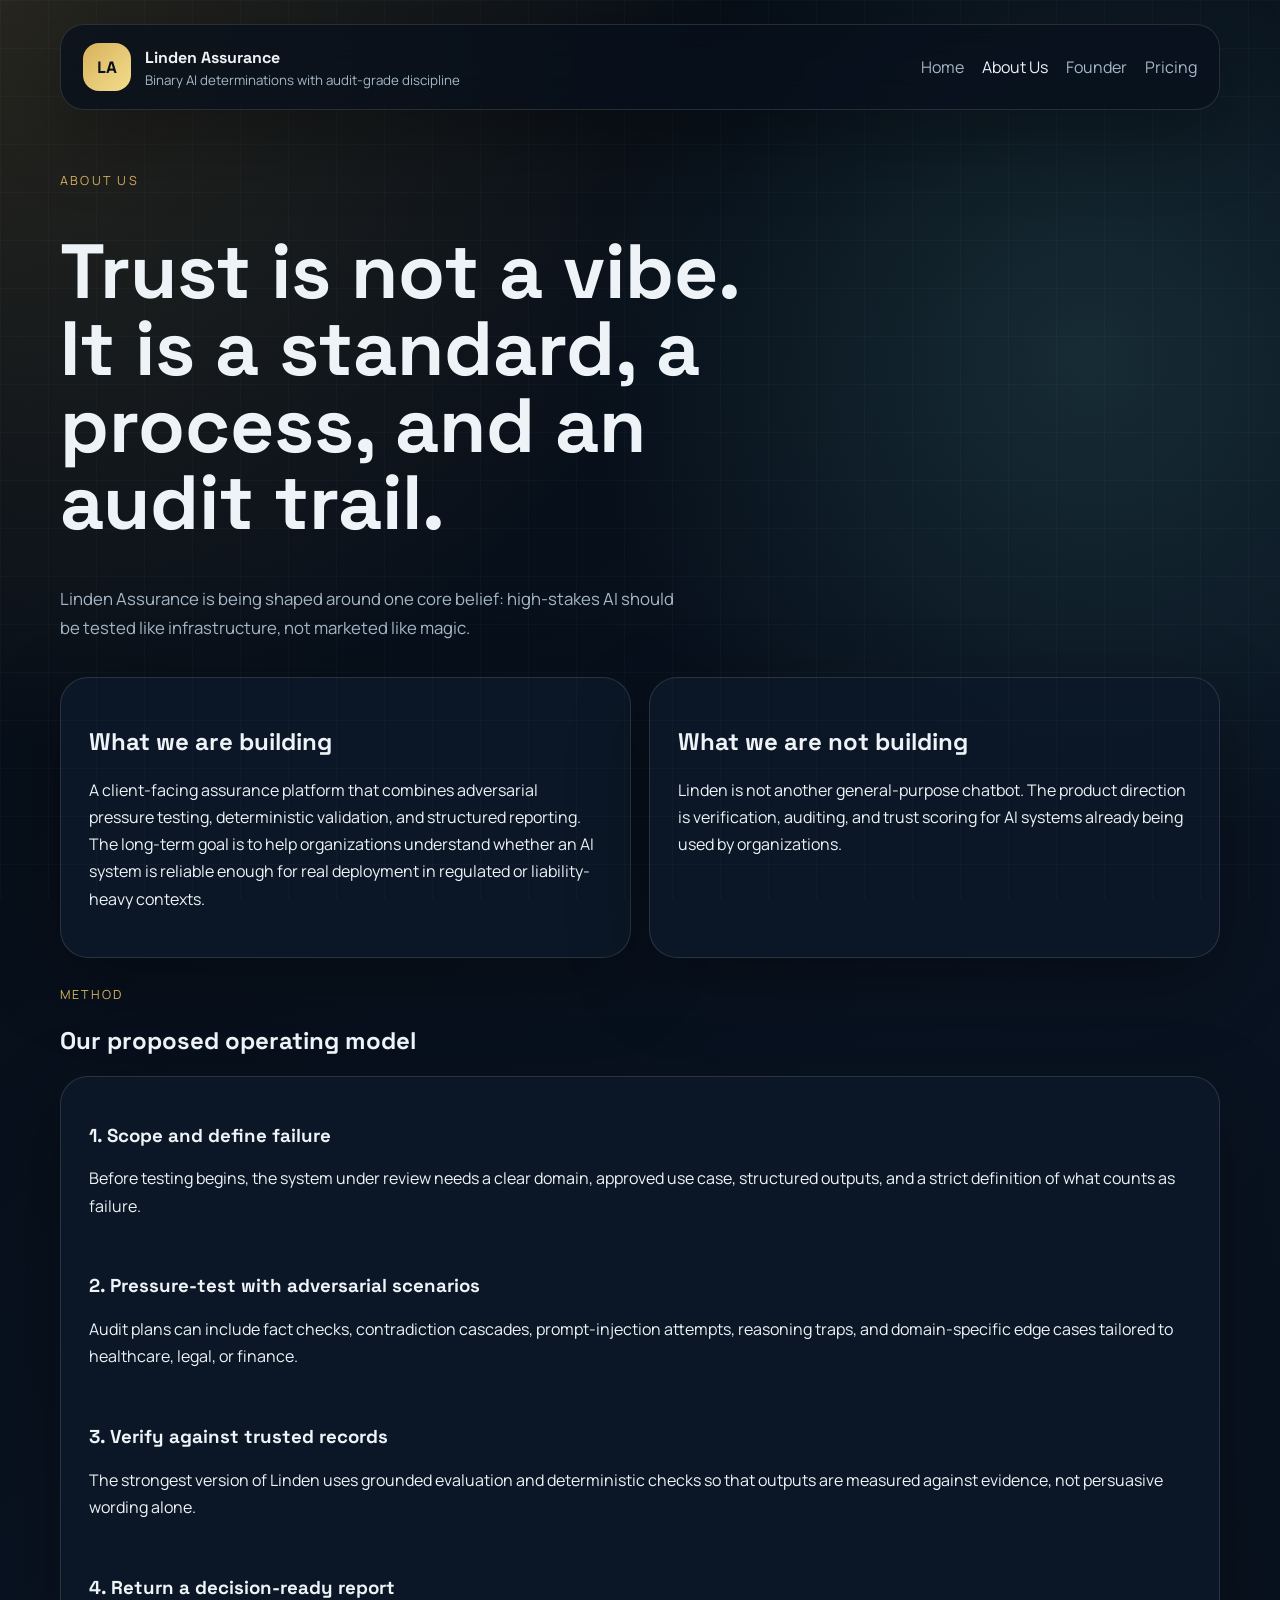
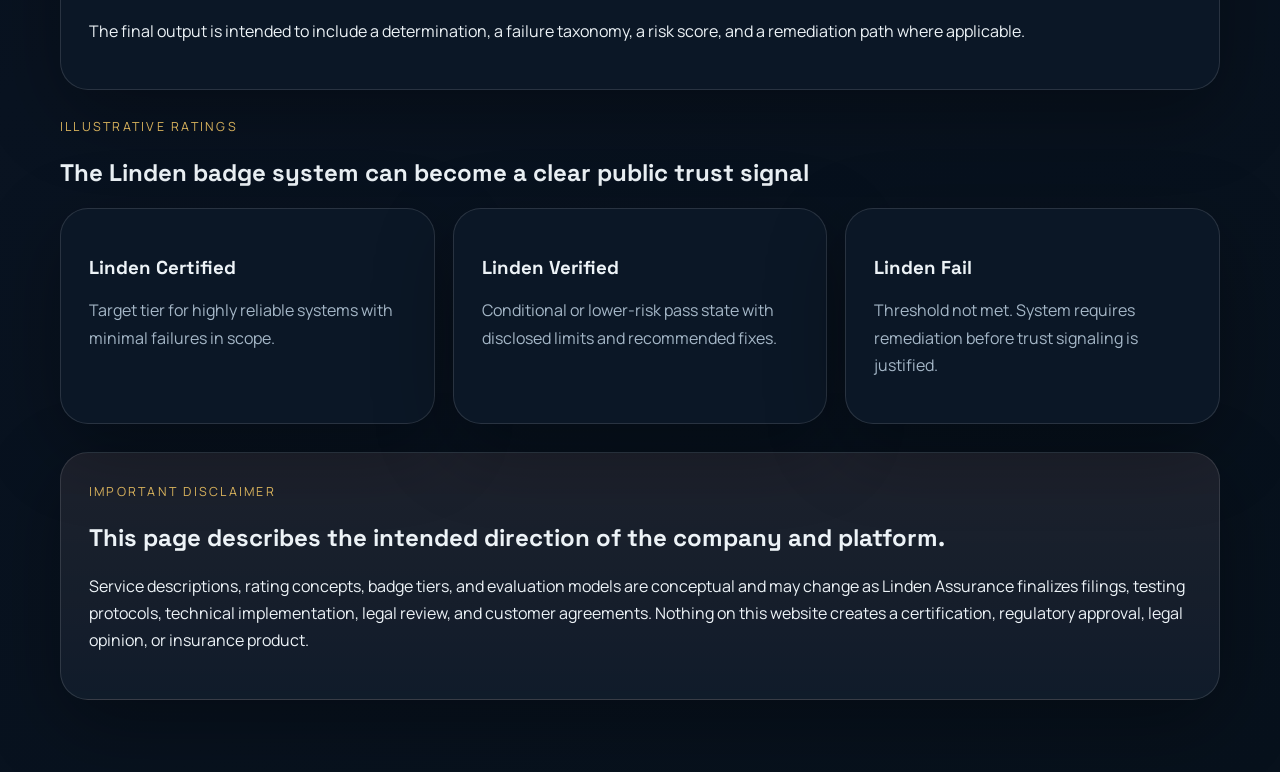
<file: about.HTML>
<!DOCTYPE html>
<html lang="en">
<head>
  <meta charset="UTF-8">
  <meta name="viewport" content="width=device-width, initial-scale=1.0">
  <title>About Us | Linden Assurance</title>
  <meta name="description" content="Learn about Linden Assurance and its approach to AI audits, adversarial testing, and trust signaling.">
  <link rel="preconnect" href="https://fonts.googleapis.com">
  <link rel="preconnect" href="https://fonts.gstatic.com" crossorigin>
  <link href="https://fonts.googleapis.com/css2?family=Manrope:wght@400;500;700;800&family=Space+Grotesk:wght@500;700&display=swap" rel="stylesheet">
  <link rel="stylesheet" href="style.css">
</head>
<body>
  <div class="site-shell inner-shell">
    <header class="topbar">
      <a class="brand" href="index.html">
        <span class="brand-mark">LA</span>
        <span>
          <strong>Linden Assurance</strong>
          <small>Binary AI determinations with audit-grade discipline</small>
        </span>
      </a>
      <nav class="nav">
        <a href="index.html">Home</a>
        <a href="about.html" aria-current="page">About Us</a>
        <a href="founder.html">Founder</a>
        <a href="pricing.html">Pricing</a>
      </nav>
    </header>

    <main class="page-main">
      <section class="page-hero">
        <p class="eyebrow">About Us</p>
        <h1>Trust is not a vibe. It is a standard, a process, and an audit trail.</h1>
        <p class="lede">
          Linden Assurance is being shaped around one core belief: high-stakes AI should be tested
          like infrastructure, not marketed like magic.
        </p>
      </section>

      <section class="content-grid">
        <article class="card">
          <h2>What we are building</h2>
          <p>
            A client-facing assurance platform that combines adversarial pressure testing, deterministic
            validation, and structured reporting. The long-term goal is to help organizations understand
            whether an AI system is reliable enough for real deployment in regulated or liability-heavy contexts.
          </p>
        </article>
        <article class="card">
          <h2>What we are not building</h2>
          <p>
            Linden is not another general-purpose chatbot. The product direction is verification,
            auditing, and trust scoring for AI systems already being used by organizations.
          </p>
        </article>
      </section>

      <section class="long-copy">
        <div class="section-heading">
          <p class="eyebrow">Method</p>
          <h2>Our proposed operating model</h2>
        </div>
        <div class="card stack-card">
          <div>
            <h3>1. Scope and define failure</h3>
            <p>
              Before testing begins, the system under review needs a clear domain, approved use case,
              structured outputs, and a strict definition of what counts as failure.
            </p>
          </div>
          <div>
            <h3>2. Pressure-test with adversarial scenarios</h3>
            <p>
              Audit plans can include fact checks, contradiction cascades, prompt-injection attempts,
              reasoning traps, and domain-specific edge cases tailored to healthcare, legal, or finance.
            </p>
          </div>
          <div>
            <h3>3. Verify against trusted records</h3>
            <p>
              The strongest version of Linden uses grounded evaluation and deterministic checks so that
              outputs are measured against evidence, not persuasive wording alone.
            </p>
          </div>
          <div>
            <h3>4. Return a decision-ready report</h3>
            <p>
              The final output is intended to include a determination, a failure taxonomy, a risk score,
              and a remediation path where applicable.
            </p>
          </div>
        </div>
      </section>

      <section class="rating-band">
        <div class="section-heading">
          <p class="eyebrow">Illustrative Ratings</p>
          <h2>The Linden badge system can become a clear public trust signal</h2>
        </div>
        <div class="pricing-grid">
          <article class="price-card">
            <h3>Linden Certified</h3>
            <p class="price-copy">Target tier for highly reliable systems with minimal failures in scope.</p>
          </article>
          <article class="price-card">
            <h3>Linden Verified</h3>
            <p class="price-copy">Conditional or lower-risk pass state with disclosed limits and recommended fixes.</p>
          </article>
          <article class="price-card">
            <h3>Linden Fail</h3>
            <p class="price-copy">Threshold not met. System requires remediation before trust signaling is justified.</p>
          </article>
        </div>
      </section>

      <section class="disclaimer-panel">
        <p class="eyebrow">Important Disclaimer</p>
        <h2>This page describes the intended direction of the company and platform.</h2>
        <p>
          Service descriptions, rating concepts, badge tiers, and evaluation models are conceptual and
          may change as Linden Assurance finalizes filings, testing protocols, technical implementation,
          legal review, and customer agreements. Nothing on this website creates a certification,
          regulatory approval, legal opinion, or insurance product.
        </p>
      </section>
    </main>
  </div>
</body>
</html>
</file>
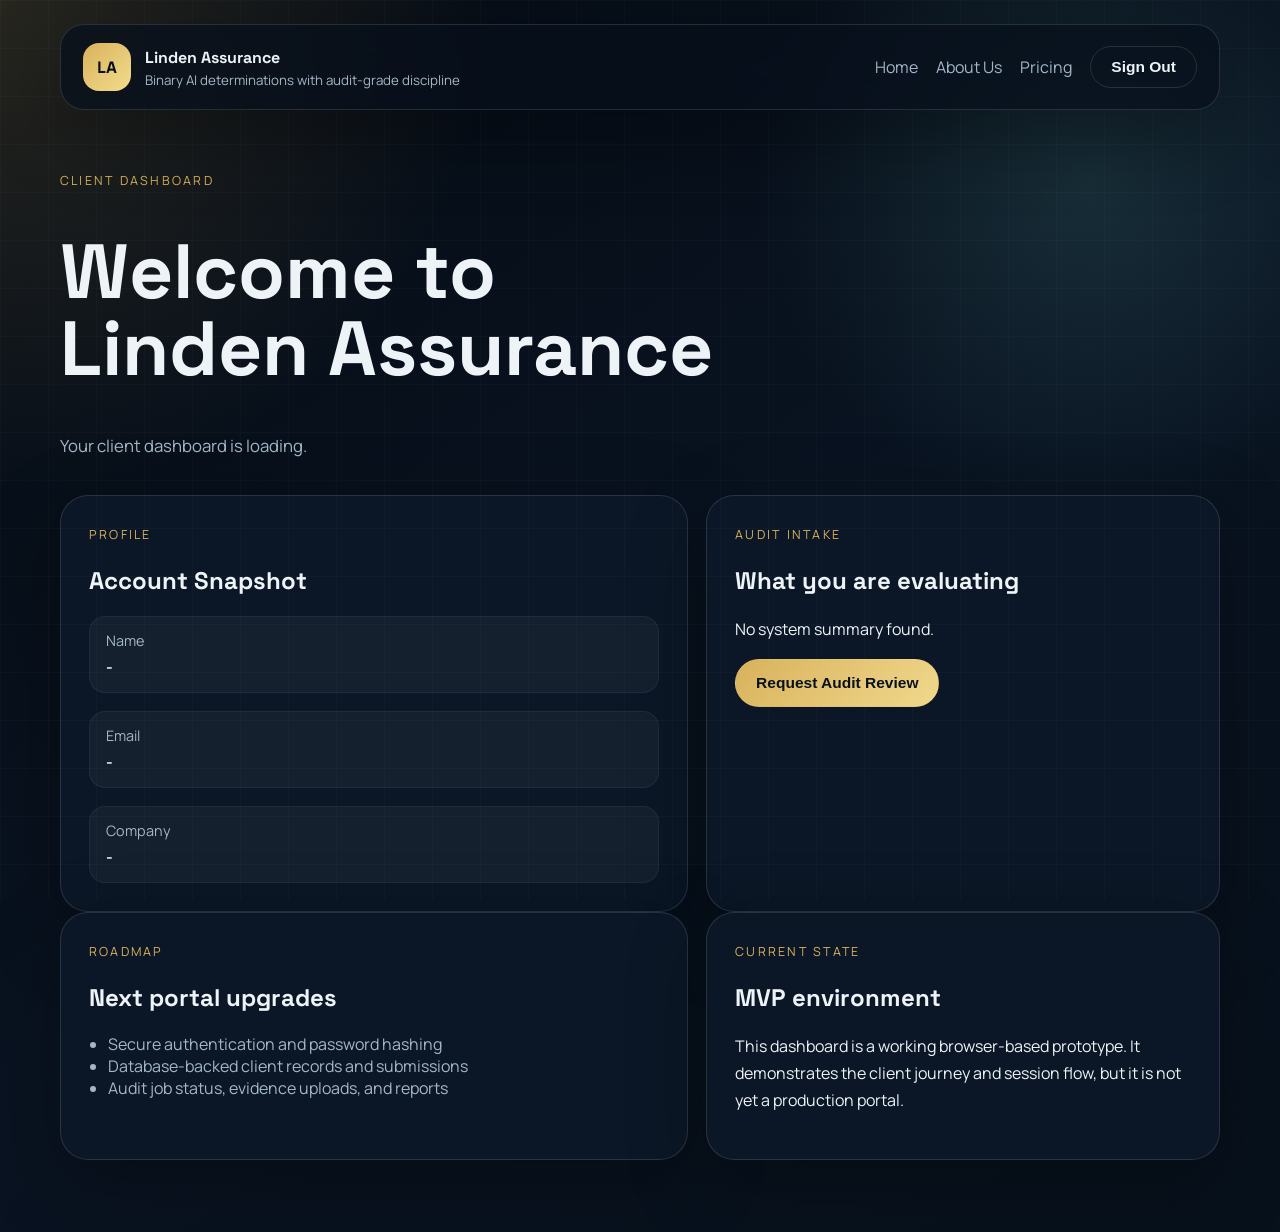
<file: dashboard.HTML>
<!DOCTYPE html>
<html lang="en">
<head>
  <meta charset="UTF-8">
  <meta name="viewport" content="width=device-width, initial-scale=1.0">
  <title>Client Dashboard | Linden Assurance</title>
  <meta name="description" content="Linden Assurance client dashboard.">
  <link rel="preconnect" href="https://fonts.googleapis.com">
  <link rel="preconnect" href="https://fonts.gstatic.com" crossorigin>
  <link href="https://fonts.googleapis.com/css2?family=Manrope:wght@400;500;700;800&family=Space+Grotesk:wght@500;700&display=swap" rel="stylesheet">
  <link rel="stylesheet" href="style.css">
</head>
<body>
  <div class="site-shell inner-shell">
    <header class="topbar">
      <a class="brand" href="index.html">
        <span class="brand-mark">LA</span>
        <span>
          <strong>Linden Assurance</strong>
          <small>Binary AI determinations with audit-grade discipline</small>
        </span>
      </a>
      <nav class="nav">
        <a href="index.html">Home</a>
        <a href="about.html">About Us</a>
        <a href="pricing.html">Pricing</a>
        <button class="button button-secondary button-inline" id="signOutButton" type="button">Sign Out</button>
      </nav>
    </header>

    <main class="page-main" id="dashboardShell">
      <section class="page-hero">
        <p class="eyebrow">Client Dashboard</p>
        <h1 id="dashboardHeading">Welcome to Linden Assurance</h1>
        <p class="lede" id="dashboardLead">
          Your client dashboard is loading.
        </p>
      </section>

      <section class="dashboard-grid">
        <article class="card dashboard-card">
          <p class="eyebrow">Profile</p>
          <h2>Account Snapshot</h2>
          <dl class="profile-list">
            <div>
              <dt>Name</dt>
              <dd id="profileName">-</dd>
            </div>
            <div>
              <dt>Email</dt>
              <dd id="profileEmail">-</dd>
            </div>
            <div>
              <dt>Company</dt>
              <dd id="profileCompany">-</dd>
            </div>
          </dl>
        </article>

        <article class="card dashboard-card">
          <p class="eyebrow">Audit Intake</p>
          <h2>What you are evaluating</h2>
          <p id="profileUseCase">
            No system summary found.
          </p>
          <button class="button button-primary" id="dashboardAuditButton" type="button">Request Audit Review</button>
          <p class="form-note" id="dashboardStatus" aria-live="polite"></p>
        </article>
      </section>

      <section class="dashboard-grid">
        <article class="card dashboard-card">
          <p class="eyebrow">Roadmap</p>
          <h2>Next portal upgrades</h2>
          <ul>
            <li>Secure authentication and password hashing</li>
            <li>Database-backed client records and submissions</li>
            <li>Audit job status, evidence uploads, and reports</li>
          </ul>
        </article>
        <article class="card dashboard-card">
          <p class="eyebrow">Current State</p>
          <h2>MVP environment</h2>
          <p>
            This dashboard is a working browser-based prototype. It demonstrates the client journey and
            session flow, but it is not yet a production portal.
          </p>
        </article>
      </section>
    </main>
  </div>

  <script src="script.js"></script>
</body>
</html>
</file>
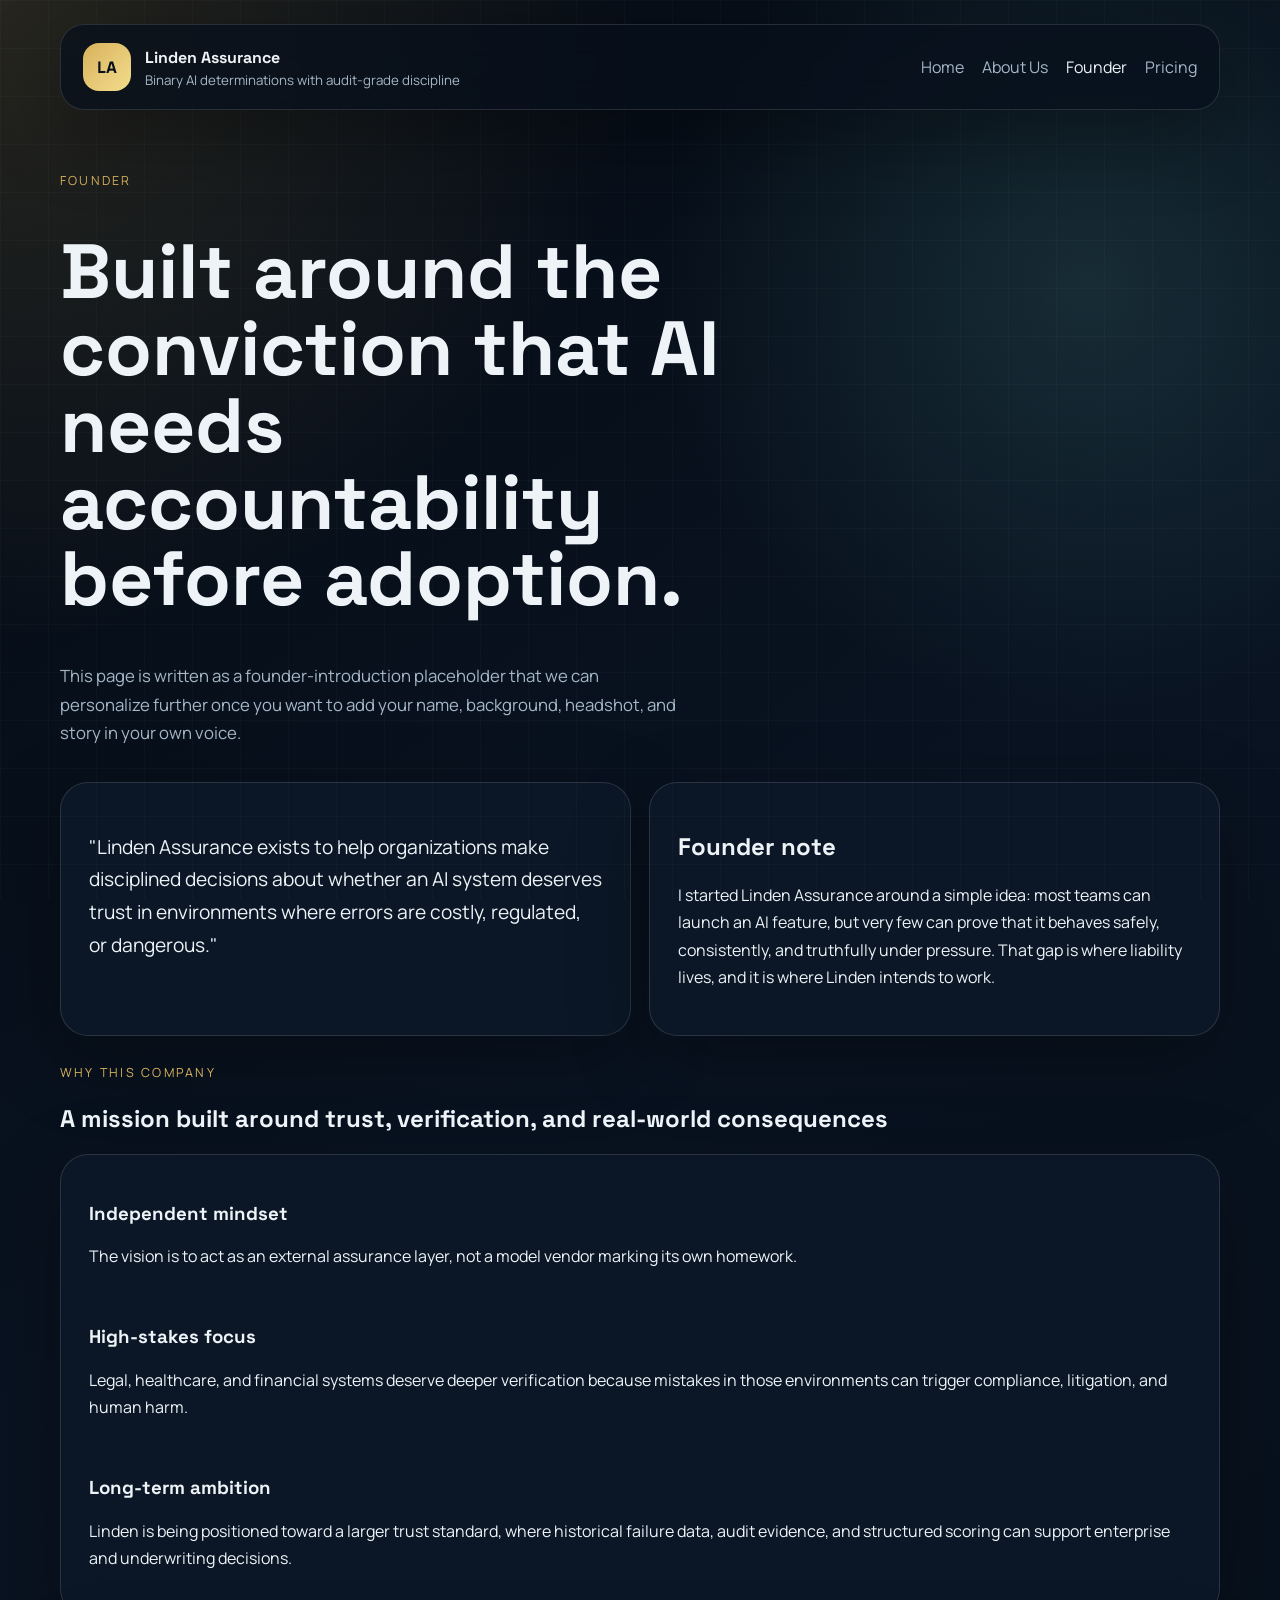
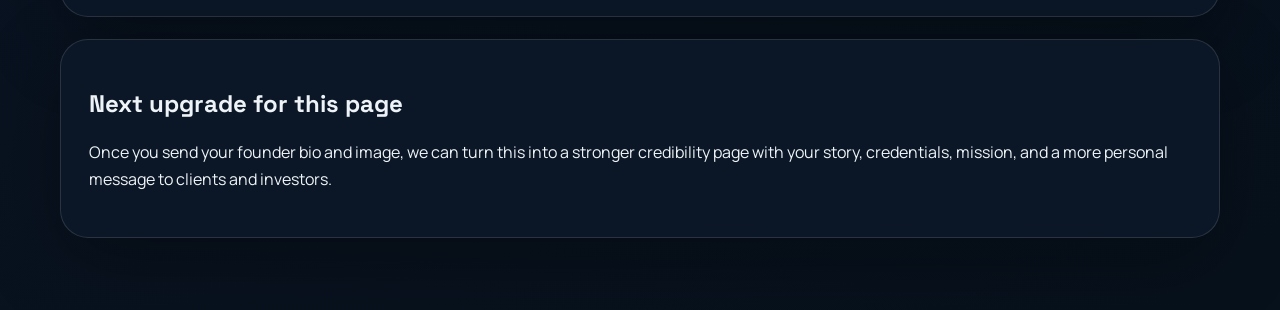
<file: founder.HTML>
<!DOCTYPE html>
<html lang="en">
<head>
  <meta charset="UTF-8">
  <meta name="viewport" content="width=device-width, initial-scale=1.0">
  <title>Founder | Linden Assurance</title>
  <meta name="description" content="Meet the founder behind Linden Assurance and the vision for AI trust infrastructure.">
  <link rel="preconnect" href="https://fonts.googleapis.com">
  <link rel="preconnect" href="https://fonts.gstatic.com" crossorigin>
  <link href="https://fonts.googleapis.com/css2?family=Manrope:wght@400;500;700;800&family=Space+Grotesk:wght@500;700&display=swap" rel="stylesheet">
  <link rel="stylesheet" href="style.css">
</head>
<body>
  <div class="site-shell inner-shell">
    <header class="topbar">
      <a class="brand" href="index.html">
        <span class="brand-mark">LA</span>
        <span>
          <strong>Linden Assurance</strong>
          <small>Binary AI determinations with audit-grade discipline</small>
        </span>
      </a>
      <nav class="nav">
        <a href="index.html">Home</a>
        <a href="about.html">About Us</a>
        <a href="founder.html" aria-current="page">Founder</a>
        <a href="pricing.html">Pricing</a>
      </nav>
    </header>

    <main class="page-main">
      <section class="page-hero">
        <p class="eyebrow">Founder</p>
        <h1>Built around the conviction that AI needs accountability before adoption.</h1>
        <p class="lede">
          This page is written as a founder-introduction placeholder that we can personalize further
          once you want to add your name, background, headshot, and story in your own voice.
        </p>
      </section>

      <section class="content-grid">
        <article class="card founder-quote">
          <p>
            "Linden Assurance exists to help organizations make disciplined decisions about whether an
            AI system deserves trust in environments where errors are costly, regulated, or dangerous."
          </p>
        </article>
        <article class="card">
          <h2>Founder note</h2>
          <p>
            I started Linden Assurance around a simple idea: most teams can launch an AI feature,
            but very few can prove that it behaves safely, consistently, and truthfully under pressure.
            That gap is where liability lives, and it is where Linden intends to work.
          </p>
        </article>
      </section>

      <section class="long-copy">
        <div class="section-heading">
          <p class="eyebrow">Why This Company</p>
          <h2>A mission built around trust, verification, and real-world consequences</h2>
        </div>
        <div class="card stack-card">
          <div>
            <h3>Independent mindset</h3>
            <p>
              The vision is to act as an external assurance layer, not a model vendor marking its own homework.
            </p>
          </div>
          <div>
            <h3>High-stakes focus</h3>
            <p>
              Legal, healthcare, and financial systems deserve deeper verification because mistakes in
              those environments can trigger compliance, litigation, and human harm.
            </p>
          </div>
          <div>
            <h3>Long-term ambition</h3>
            <p>
              Linden is being positioned toward a larger trust standard, where historical failure data,
              audit evidence, and structured scoring can support enterprise and underwriting decisions.
            </p>
          </div>
        </div>
      </section>

      <section class="card founder-callout">
        <h2>Next upgrade for this page</h2>
        <p>
          Once you send your founder bio and image, we can turn this into a stronger credibility page
          with your story, credentials, mission, and a more personal message to clients and investors.
        </p>
      </section>
    </main>
  </div>
</body>
</html>
</file>
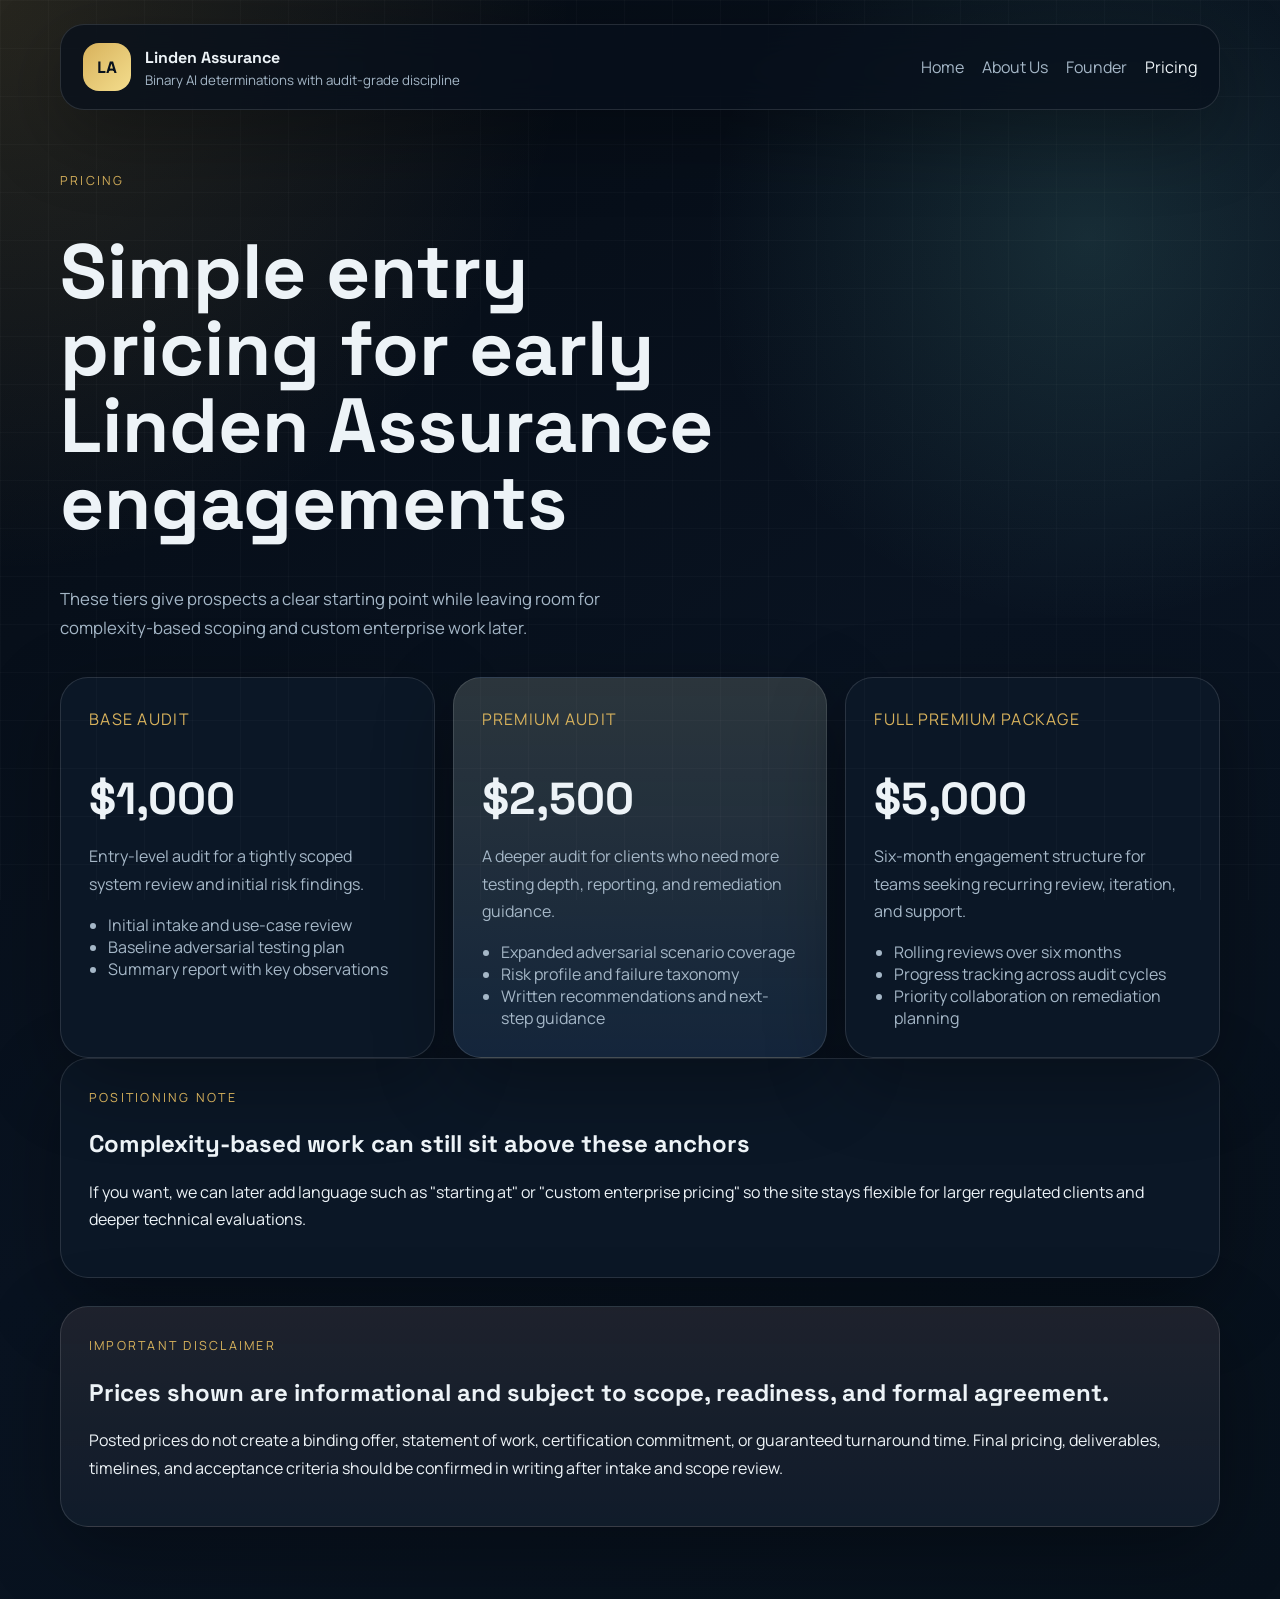
<file: pricing_guide.HTML>
<!DOCTYPE html>
<html lang="en">
<head>
  <meta charset="UTF-8">
  <meta name="viewport" content="width=device-width, initial-scale=1.0">
  <title>Pricing | Linden Assurance</title>
  <meta name="description" content="Review starter pricing tiers for Linden Assurance AI audit services.">
  <link rel="preconnect" href="https://fonts.googleapis.com">
  <link rel="preconnect" href="https://fonts.gstatic.com" crossorigin>
  <link href="https://fonts.googleapis.com/css2?family=Manrope:wght@400;500;700;800&family=Space+Grotesk:wght@500;700&display=swap" rel="stylesheet">
  <link rel="stylesheet" href="style.css">
</head>
<body>
  <div class="site-shell inner-shell">
    <header class="topbar">
      <a class="brand" href="index.html">
        <span class="brand-mark">LA</span>
        <span>
          <strong>Linden Assurance</strong>
          <small>Binary AI determinations with audit-grade discipline</small>
        </span>
      </a>
      <nav class="nav">
        <a href="index.html">Home</a>
        <a href="about.html">About Us</a>
        <a href="founder.html">Founder</a>
        <a href="pricing.html" aria-current="page">Pricing</a>
      </nav>
    </header>

    <main class="page-main">
      <section class="page-hero">
        <p class="eyebrow">Pricing</p>
        <h1>Simple entry pricing for early Linden Assurance engagements</h1>
        <p class="lede">
          These tiers give prospects a clear starting point while leaving room for complexity-based
          scoping and custom enterprise work later.
        </p>
      </section>

      <section class="pricing-grid">
        <article class="price-card">
          <p class="tier">Base Audit</p>
          <h2>$1,000</h2>
          <p class="price-copy">
            Entry-level audit for a tightly scoped system review and initial risk findings.
          </p>
          <ul>
            <li>Initial intake and use-case review</li>
            <li>Baseline adversarial testing plan</li>
            <li>Summary report with key observations</li>
          </ul>
        </article>
        <article class="price-card featured-price">
          <p class="tier">Premium Audit</p>
          <h2>$2,500</h2>
          <p class="price-copy">
            A deeper audit for clients who need more testing depth, reporting, and remediation guidance.
          </p>
          <ul>
            <li>Expanded adversarial scenario coverage</li>
            <li>Risk profile and failure taxonomy</li>
            <li>Written recommendations and next-step guidance</li>
          </ul>
        </article>
        <article class="price-card">
          <p class="tier">Full Premium Package</p>
          <h2>$5,000</h2>
          <p class="price-copy">
            Six-month engagement structure for teams seeking recurring review, iteration, and support.
          </p>
          <ul>
            <li>Rolling reviews over six months</li>
            <li>Progress tracking across audit cycles</li>
            <li>Priority collaboration on remediation planning</li>
          </ul>
        </article>
      </section>

      <section class="card">
        <p class="eyebrow">Positioning Note</p>
        <h2>Complexity-based work can still sit above these anchors</h2>
        <p>
          If you want, we can later add language such as "starting at" or "custom enterprise pricing"
          so the site stays flexible for larger regulated clients and deeper technical evaluations.
        </p>
      </section>

      <section class="disclaimer-panel">
        <p class="eyebrow">Important Disclaimer</p>
        <h2>Prices shown are informational and subject to scope, readiness, and formal agreement.</h2>
        <p>
          Posted prices do not create a binding offer, statement of work, certification commitment,
          or guaranteed turnaround time. Final pricing, deliverables, timelines, and acceptance criteria
          should be confirmed in writing after intake and scope review.
        </p>
      </section>
    </main>
  </div>
</body>
</html>
</file>
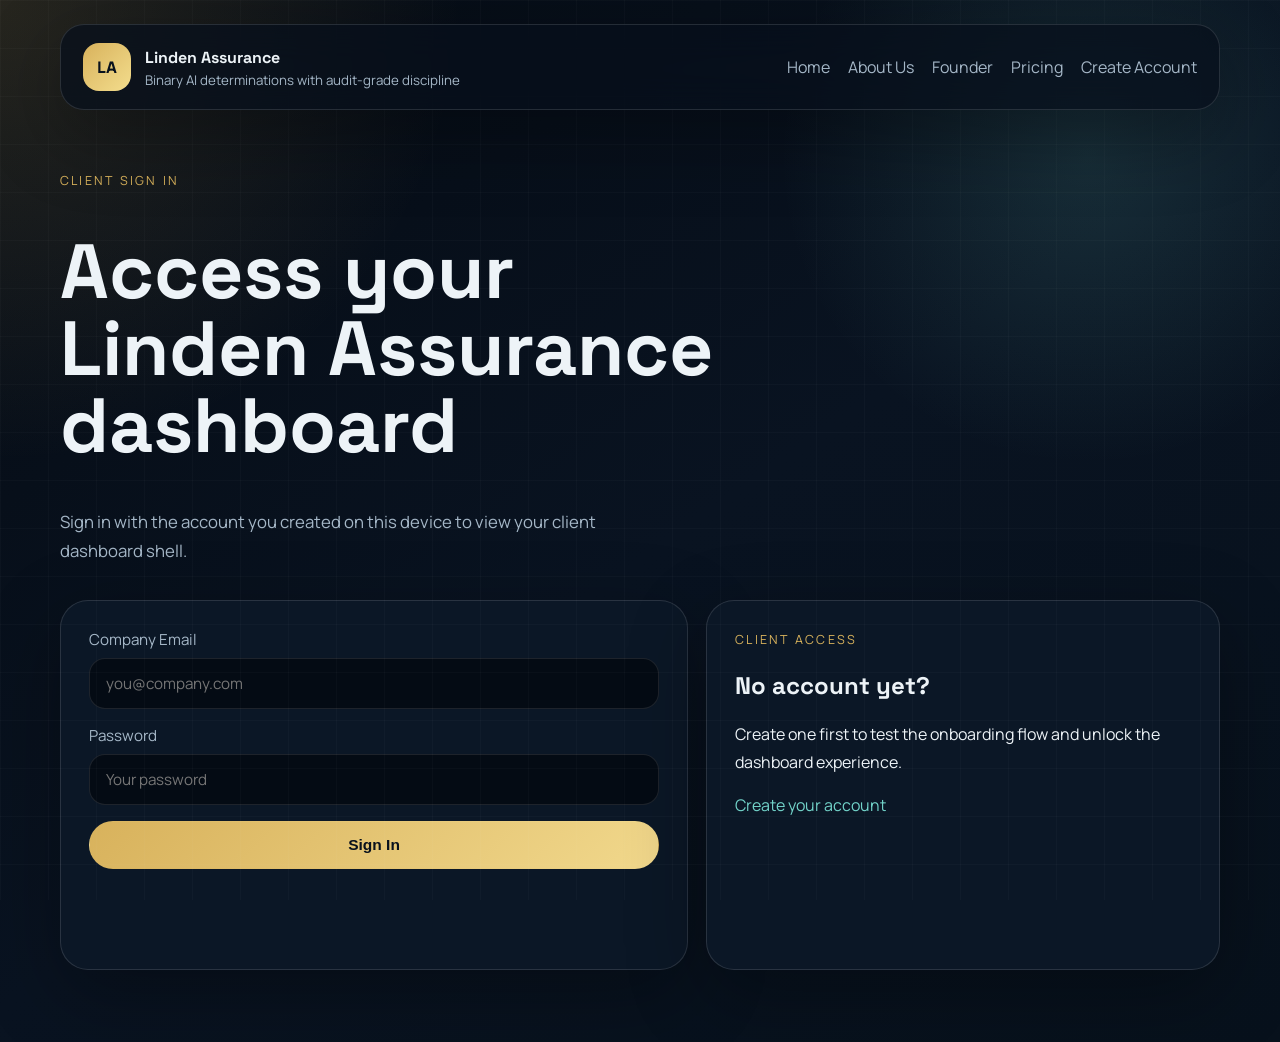
<file: signin.HTML>
<!DOCTYPE html>
<html lang="en">
<head>
  <meta charset="UTF-8">
  <meta name="viewport" content="width=device-width, initial-scale=1.0">
  <title>Sign In | Linden Assurance</title>
  <meta name="description" content="Sign in to the Linden Assurance client portal.">
  <link rel="preconnect" href="https://fonts.googleapis.com">
  <link rel="preconnect" href="https://fonts.gstatic.com" crossorigin>
  <link href="https://fonts.googleapis.com/css2?family=Manrope:wght@400;500;700;800&family=Space+Grotesk:wght@500;700&display=swap" rel="stylesheet">
  <link rel="stylesheet" href="style.css">
</head>
<body>
  <div class="site-shell inner-shell">
    <header class="topbar">
      <a class="brand" href="index.html">
        <span class="brand-mark">LA</span>
        <span>
          <strong>Linden Assurance</strong>
          <small>Binary AI determinations with audit-grade discipline</small>
        </span>
      </a>
      <nav class="nav">
        <a href="index.html">Home</a>
        <a href="about.html">About Us</a>
        <a href="founder.html">Founder</a>
        <a href="pricing.html">Pricing</a>
        <a href="signup.html">Create Account</a>
      </nav>
    </header>

    <main class="page-main">
      <section class="page-hero">
        <p class="eyebrow">Client Sign In</p>
        <h1>Access your Linden Assurance dashboard</h1>
        <p class="lede">
          Sign in with the account you created on this device to view your client dashboard shell.
        </p>
      </section>

      <section class="auth-grid">
        <form class="signup-card auth-card" id="signInForm">
          <label>
            Company Email
            <input type="email" name="email" placeholder="you@company.com" required>
          </label>
          <label>
            Password
            <input type="password" name="password" placeholder="Your password" required>
          </label>
          <button class="button button-primary" type="submit">Sign In</button>
          <p class="form-note" id="signInStatus" aria-live="polite"></p>
        </form>

        <aside class="card auth-sidecard">
          <p class="eyebrow">Client Access</p>
          <h2>No account yet?</h2>
          <p>
            Create one first to test the onboarding flow and unlock the dashboard experience.
          </p>
          <p class="auth-linkline">
            <a href="signup.html">Create your account</a>
          </p>
        </aside>
      </section>
    </main>
  </div>

  <script src="script.js"></script>
</body>
</html>
</file>
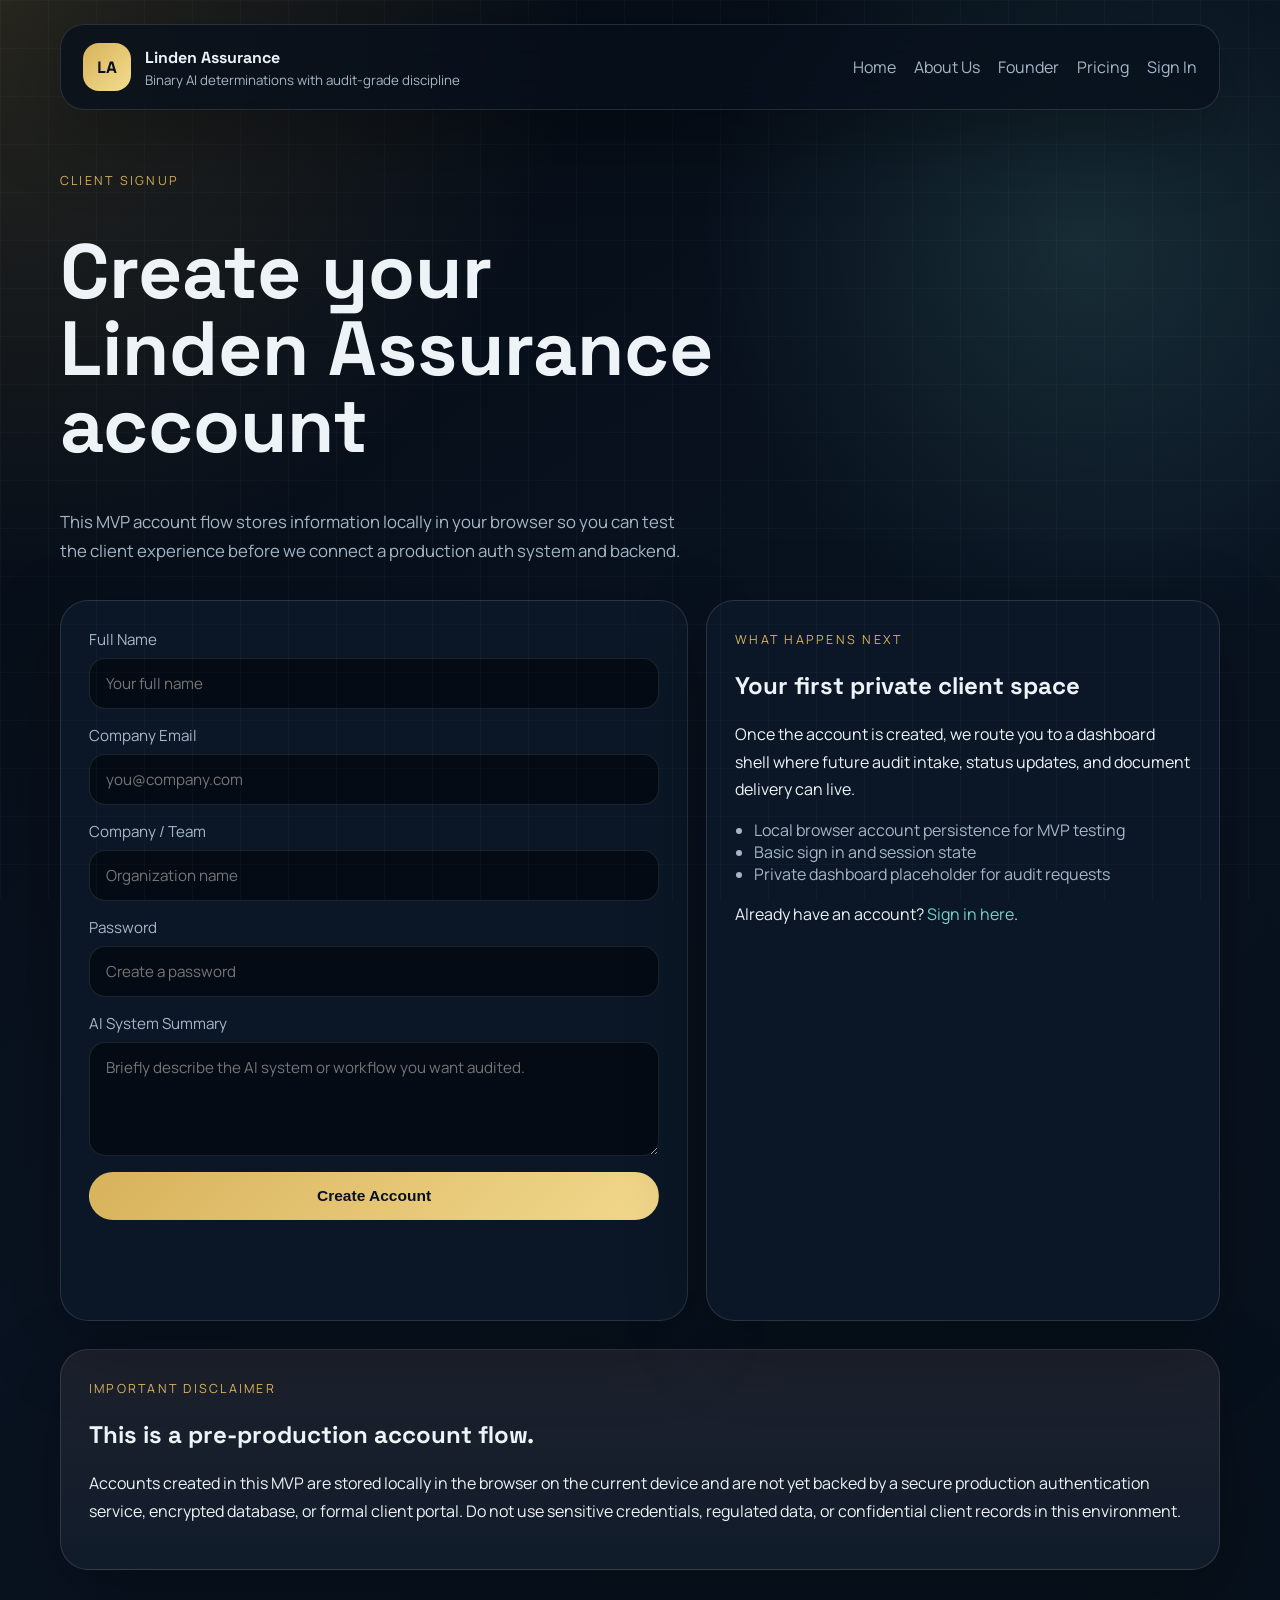
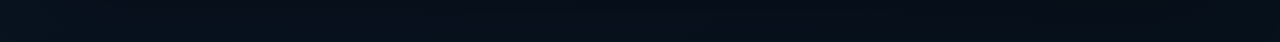
<file: signup.HTML>
<!DOCTYPE html>
<html lang="en">
<head>
  <meta charset="UTF-8">
  <meta name="viewport" content="width=device-width, initial-scale=1.0">
  <title>Create Account | Linden Assurance</title>
  <meta name="description" content="Create a Linden Assurance client account to request access and prepare for audits.">
  <link rel="preconnect" href="https://fonts.googleapis.com">
  <link rel="preconnect" href="https://fonts.gstatic.com" crossorigin>
  <link href="https://fonts.googleapis.com/css2?family=Manrope:wght@400;500;700;800&family=Space+Grotesk:wght@500;700&display=swap" rel="stylesheet">
  <link rel="stylesheet" href="style.css">
</head>
<body>
  <div class="site-shell inner-shell">
    <header class="topbar">
      <a class="brand" href="index.html">
        <span class="brand-mark">LA</span>
        <span>
          <strong>Linden Assurance</strong>
          <small>Binary AI determinations with audit-grade discipline</small>
        </span>
      </a>
      <nav class="nav">
        <a href="index.html">Home</a>
        <a href="about.html">About Us</a>
        <a href="founder.html">Founder</a>
        <a href="pricing.html">Pricing</a>
        <a href="signin.html">Sign In</a>
      </nav>
    </header>

    <main class="page-main">
      <section class="page-hero">
        <p class="eyebrow">Client Signup</p>
        <h1>Create your Linden Assurance account</h1>
        <p class="lede">
          This MVP account flow stores information locally in your browser so you can test the client
          experience before we connect a production auth system and backend.
        </p>
      </section>

      <section class="auth-grid">
        <form class="signup-card auth-card" id="createAccountForm">
          <label>
            Full Name
            <input type="text" name="name" placeholder="Your full name" required>
          </label>
          <label>
            Company Email
            <input type="email" name="email" placeholder="you@company.com" required>
          </label>
          <label>
            Company / Team
            <input type="text" name="company" placeholder="Organization name" required>
          </label>
          <label>
            Password
            <input type="password" name="password" placeholder="Create a password" minlength="8" required>
          </label>
          <label>
            AI System Summary
            <textarea name="use_case" rows="4" placeholder="Briefly describe the AI system or workflow you want audited." required></textarea>
          </label>
          <button class="button button-primary" type="submit">Create Account</button>
          <p class="form-note" id="createAccountStatus" aria-live="polite"></p>
        </form>

        <aside class="card auth-sidecard">
          <p class="eyebrow">What Happens Next</p>
          <h2>Your first private client space</h2>
          <p>
            Once the account is created, we route you to a dashboard shell where future audit intake,
            status updates, and document delivery can live.
          </p>
          <ul>
            <li>Local browser account persistence for MVP testing</li>
            <li>Basic sign in and session state</li>
            <li>Private dashboard placeholder for audit requests</li>
          </ul>
          <p class="auth-linkline">
            Already have an account? <a href="signin.html">Sign in here</a>.
          </p>
        </aside>
      </section>

      <section class="disclaimer-panel">
        <p class="eyebrow">Important Disclaimer</p>
        <h2>This is a pre-production account flow.</h2>
        <p>
          Accounts created in this MVP are stored locally in the browser on the current device and are
          not yet backed by a secure production authentication service, encrypted database, or formal
          client portal. Do not use sensitive credentials, regulated data, or confidential client records
          in this environment.
        </p>
      </section>
    </main>
  </div>

  <script src="script.js"></script>
</body>
</html>
</file>
<file: style.css>
:root {
  --bg: #08111d;
  --panel: rgba(12, 24, 40, 0.92);
  --panel-strong: #0f2137;
  --line: rgba(255, 255, 255, 0.12);
  --text: #edf3f7;
  --muted: #a5b7c7;
  --gold: #d8b25c;
  --teal: #72d3c9;
  --shadow: 0 24px 80px rgba(0, 0, 0, 0.32);
}

* {
  box-sizing: border-box;
}

html {
  scroll-behavior: smooth;
}

body {
  margin: 0;
  min-height: 100vh;
  font-family: "Manrope", sans-serif;
  color: var(--text);
  background:
    radial-gradient(circle at top left, rgba(216, 178, 92, 0.16), transparent 28%),
    radial-gradient(circle at 85% 15%, rgba(114, 211, 201, 0.14), transparent 22%),
    linear-gradient(145deg, #050b13 0%, #091321 52%, #07111c 100%);
}

body::before {
  content: "";
  position: fixed;
  inset: 0;
  background-image:
    linear-gradient(rgba(255, 255, 255, 0.025) 1px, transparent 1px),
    linear-gradient(90deg, rgba(255, 255, 255, 0.025) 1px, transparent 1px);
  background-size: 48px 48px;
  pointer-events: none;
}

a {
  color: inherit;
  text-decoration: none;
}

p {
  line-height: 1.7;
}

ul {
  margin: 0;
  padding-left: 1.2rem;
  color: var(--muted);
}

.site-shell {
  width: min(1160px, calc(100% - 32px));
  margin: 0 auto;
  padding: 24px 0 40px;
}

.inner-shell {
  padding-bottom: 72px;
}

.topbar {
  display: flex;
  align-items: center;
  justify-content: space-between;
  gap: 24px;
  padding: 18px 22px;
  background: rgba(7, 16, 28, 0.74);
  border: 1px solid var(--line);
  border-radius: 24px;
  backdrop-filter: blur(18px);
  box-shadow: var(--shadow);
}

.brand {
  display: inline-flex;
  align-items: center;
  gap: 14px;
}

.brand strong,
.brand h1,
h1,
h2,
h3 {
  font-family: "Space Grotesk", sans-serif;
}

.brand small {
  display: block;
  color: var(--muted);
  margin-top: 3px;
}

.brand-mark {
  display: grid;
  place-items: center;
  width: 48px;
  height: 48px;
  border-radius: 16px;
  font-weight: 800;
  color: #08111d;
  background: linear-gradient(135deg, var(--gold), #f3dd8d);
}

.nav {
  display: flex;
  align-items: center;
  gap: 18px;
  color: var(--muted);
}

.nav a {
  padding: 10px 0;
}

.nav a:hover,
.nav a[aria-current="page"] {
  color: var(--text);
}

.hero,
.page-hero {
  display: grid;
  grid-template-columns: 1.3fr 1fr;
  gap: 28px;
  align-items: stretch;
  padding: 42px 0 24px;
}

.page-hero {
  grid-template-columns: 1fr;
  padding-bottom: 18px;
}

.hero-copy,
.hero-panel,
.card,
.signup-card,
.action-band,
.disclaimer-panel,
.price-card,
.step-card {
  background: var(--panel);
  border: 1px solid var(--line);
  border-radius: 28px;
  box-shadow: var(--shadow);
}

.hero-copy {
  padding: 40px;
}

.hero-panel {
  padding: 18px;
}

.eyebrow {
  margin: 0 0 14px;
  text-transform: uppercase;
  letter-spacing: 0.18em;
  font-size: 0.78rem;
  color: var(--gold);
}

h1 {
  margin: 0;
  font-size: clamp(2.5rem, 6vw, 4.8rem);
  line-height: 1;
  max-width: 11ch;
}

.page-hero h1 {
  max-width: 14ch;
}

.lede {
  max-width: 62ch;
  color: var(--muted);
  font-size: 1.05rem;
}

.cta-row,
.action-buttons {
  display: flex;
  flex-wrap: wrap;
  gap: 14px;
  margin: 28px 0;
}

.button {
  display: inline-flex;
  align-items: center;
  justify-content: center;
  min-height: 48px;
  padding: 0 20px;
  border-radius: 999px;
  border: 1px solid transparent;
  font-weight: 700;
  font-size: 0.97rem;
  cursor: pointer;
}

.button-primary {
  color: #08111d;
  background: linear-gradient(135deg, var(--gold), #f1d88c);
}

.button-secondary {
  color: var(--text);
  background: transparent;
  border-color: var(--line);
}

.button-inline {
  min-height: 42px;
}

.hero-points {
  display: grid;
  gap: 10px;
}

.hero-points li {
  color: var(--text);
}

.visual-card {
  position: relative;
  overflow: hidden;
  min-height: 100%;
  padding: 24px;
  border-radius: 22px;
  background:
    linear-gradient(160deg, rgba(216, 178, 92, 0.12), transparent 38%),
    linear-gradient(180deg, rgba(255, 255, 255, 0.03), rgba(255, 255, 255, 0));
  border: 1px solid rgba(255, 255, 255, 0.08);
}

.visual-label {
  display: inline-flex;
  position: absolute;
  top: 18px;
  left: 18px;
  z-index: 2;
  padding: 8px 12px;
  border-radius: 999px;
  background: rgba(5, 11, 19, 0.62);
  color: var(--teal);
  font-size: 0.84rem;
}

.hero-image {
  display: block;
  width: 100%;
  min-height: 520px;
  object-fit: cover;
  object-position: center;
  border-radius: 18px;
  border: 1px solid rgba(255, 255, 255, 0.08);
  opacity: 0.9;
}

.image-caption {
  position: absolute;
  right: 24px;
  bottom: 24px;
  max-width: 320px;
  padding: 18px 20px;
  border-radius: 18px;
  background: rgba(5, 11, 19, 0.76);
  border: 1px solid rgba(255, 255, 255, 0.1);
  backdrop-filter: blur(14px);
}

.image-caption h2 {
  margin: 0 0 10px;
  font-size: 1.35rem;
}

.image-caption p {
  margin: 0;
  color: var(--muted);
}

.scan-lines {
  position: absolute;
  inset: auto -10% -30% auto;
  width: 260px;
  height: 260px;
  border-radius: 50%;
  background:
    radial-gradient(circle, rgba(114, 211, 201, 0.22), transparent 56%),
    repeating-linear-gradient(180deg, rgba(255, 255, 255, 0.18) 0, rgba(255, 255, 255, 0.18) 2px, transparent 2px, transparent 10px);
  filter: blur(2px);
}

.stats-strip,
.section-grid,
.workflow-grid,
.industry-grid,
.content-grid,
.pricing-grid {
  display: grid;
  gap: 18px;
}

.stats-strip {
  grid-template-columns: repeat(3, 1fr);
  margin: 12px 0 22px;
}

.stats-strip article {
  padding: 24px;
  background: rgba(7, 16, 28, 0.6);
  border: 1px solid var(--line);
  border-radius: 22px;
}

.stats-strip span {
  display: block;
  font-family: "Space Grotesk", sans-serif;
  font-size: 2rem;
  color: var(--gold);
}

.section-grid,
.content-grid {
  grid-template-columns: repeat(2, 1fr);
}

.workflow,
.industries,
.signup-section,
.long-copy,
.rating-band {
  margin-top: 26px;
}

.section-heading {
  margin-bottom: 18px;
}

.card,
.signup-card,
.disclaimer-panel,
.action-band,
.price-card,
.step-card {
  padding: 28px;
}

.workflow-grid {
  grid-template-columns: repeat(3, 1fr);
}

.step-card span {
  display: inline-flex;
  width: 42px;
  height: 42px;
  border-radius: 14px;
  align-items: center;
  justify-content: center;
  margin-bottom: 16px;
  color: #08111d;
  font-weight: 800;
  background: linear-gradient(135deg, var(--teal), #b0efe7);
}

.industry-grid,
.pricing-grid {
  grid-template-columns: repeat(3, 1fr);
}

.accent-card {
  background:
    linear-gradient(180deg, rgba(216, 178, 92, 0.08), rgba(255, 255, 255, 0.01)),
    var(--panel);
}

.action-band {
  margin-top: 28px;
  display: flex;
  justify-content: space-between;
  gap: 20px;
  align-items: center;
}

.signup-card {
  display: grid;
  gap: 16px;
}

.portal-card {
  align-items: start;
}

.portal-actions {
  margin: 6px 0;
}

.auth-grid,
.dashboard-grid {
  display: grid;
  gap: 18px;
  grid-template-columns: 1.1fr 0.9fr;
}

.auth-card,
.auth-sidecard,
.dashboard-card {
  min-height: 100%;
}

.auth-linkline a {
  color: var(--teal);
}

.profile-list {
  display: grid;
  gap: 18px;
  margin: 0;
}

.profile-list div {
  padding: 14px 16px;
  border-radius: 16px;
  background: rgba(255, 255, 255, 0.04);
  border: 1px solid rgba(255, 255, 255, 0.06);
}

.profile-list dt {
  margin-bottom: 6px;
  color: var(--muted);
  font-size: 0.9rem;
}

.profile-list dd {
  margin: 0;
  font-weight: 700;
}

.signup-card label {
  display: grid;
  gap: 8px;
  color: var(--muted);
  font-size: 0.95rem;
}

input,
textarea {
  width: 100%;
  padding: 14px 16px;
  border-radius: 16px;
  border: 1px solid rgba(255, 255, 255, 0.1);
  background: rgba(4, 10, 18, 0.86);
  color: var(--text);
  font: inherit;
}

input:focus,
textarea:focus {
  outline: 2px solid rgba(114, 211, 201, 0.5);
  border-color: transparent;
}

.form-note {
  min-height: 24px;
  color: var(--teal);
}

.disclaimer-panel {
  margin-top: 28px;
  background:
    linear-gradient(180deg, rgba(255, 157, 122, 0.08), rgba(255, 255, 255, 0.02)),
    var(--panel);
}

.page-main {
  padding-top: 18px;
}

.stack-card {
  display: grid;
  gap: 20px;
}

.founder-quote {
  font-size: 1.2rem;
}

.founder-callout {
  margin-top: 22px;
}

.tier {
  margin: 0 0 8px;
  letter-spacing: 0.08em;
  text-transform: uppercase;
  color: var(--gold);
}

.price-card h2 {
  font-size: 2.8rem;
  margin-bottom: 10px;
}

.price-copy {
  color: var(--muted);
}

.featured-price {
  background:
    linear-gradient(180deg, rgba(216, 178, 92, 0.14), rgba(255, 255, 255, 0.02)),
    var(--panel-strong);
}

.footer {
  display: flex;
  align-items: center;
  justify-content: space-between;
  gap: 16px;
  margin-top: 24px;
  padding: 22px 8px 0;
  color: var(--muted);
}

.footer-links {
  display: flex;
  gap: 16px;
}

@media (max-width: 920px) {
  .topbar,
  .action-band,
  .footer,
  .hero {
    flex-direction: column;
    align-items: flex-start;
  }

  .hero,
  .stats-strip,
  .section-grid,
  .workflow-grid,
  .industry-grid,
  .content-grid,
  .pricing-grid,
  .auth-grid,
  .dashboard-grid {
    grid-template-columns: 1fr;
  }

  .nav {
    flex-wrap: wrap;
  }
}

@media (max-width: 640px) {
  .site-shell {
    width: min(100% - 20px, 1160px);
  }

  .topbar,
  .hero-copy,
  .hero-panel,
  .card,
  .signup-card,
  .action-band,
  .disclaimer-panel,
  .price-card,
  .step-card {
    border-radius: 22px;
  }

  .hero-copy,
  .card,
  .signup-card,
  .action-band,
  .disclaimer-panel,
  .price-card,
  .step-card {
    padding: 22px;
  }

  h1 {
    font-size: 2.4rem;
  }

  .hero-image {
    min-height: 360px;
  }

  .image-caption {
    right: 18px;
    left: 18px;
    bottom: 18px;
    max-width: none;
  }
}
</file>
